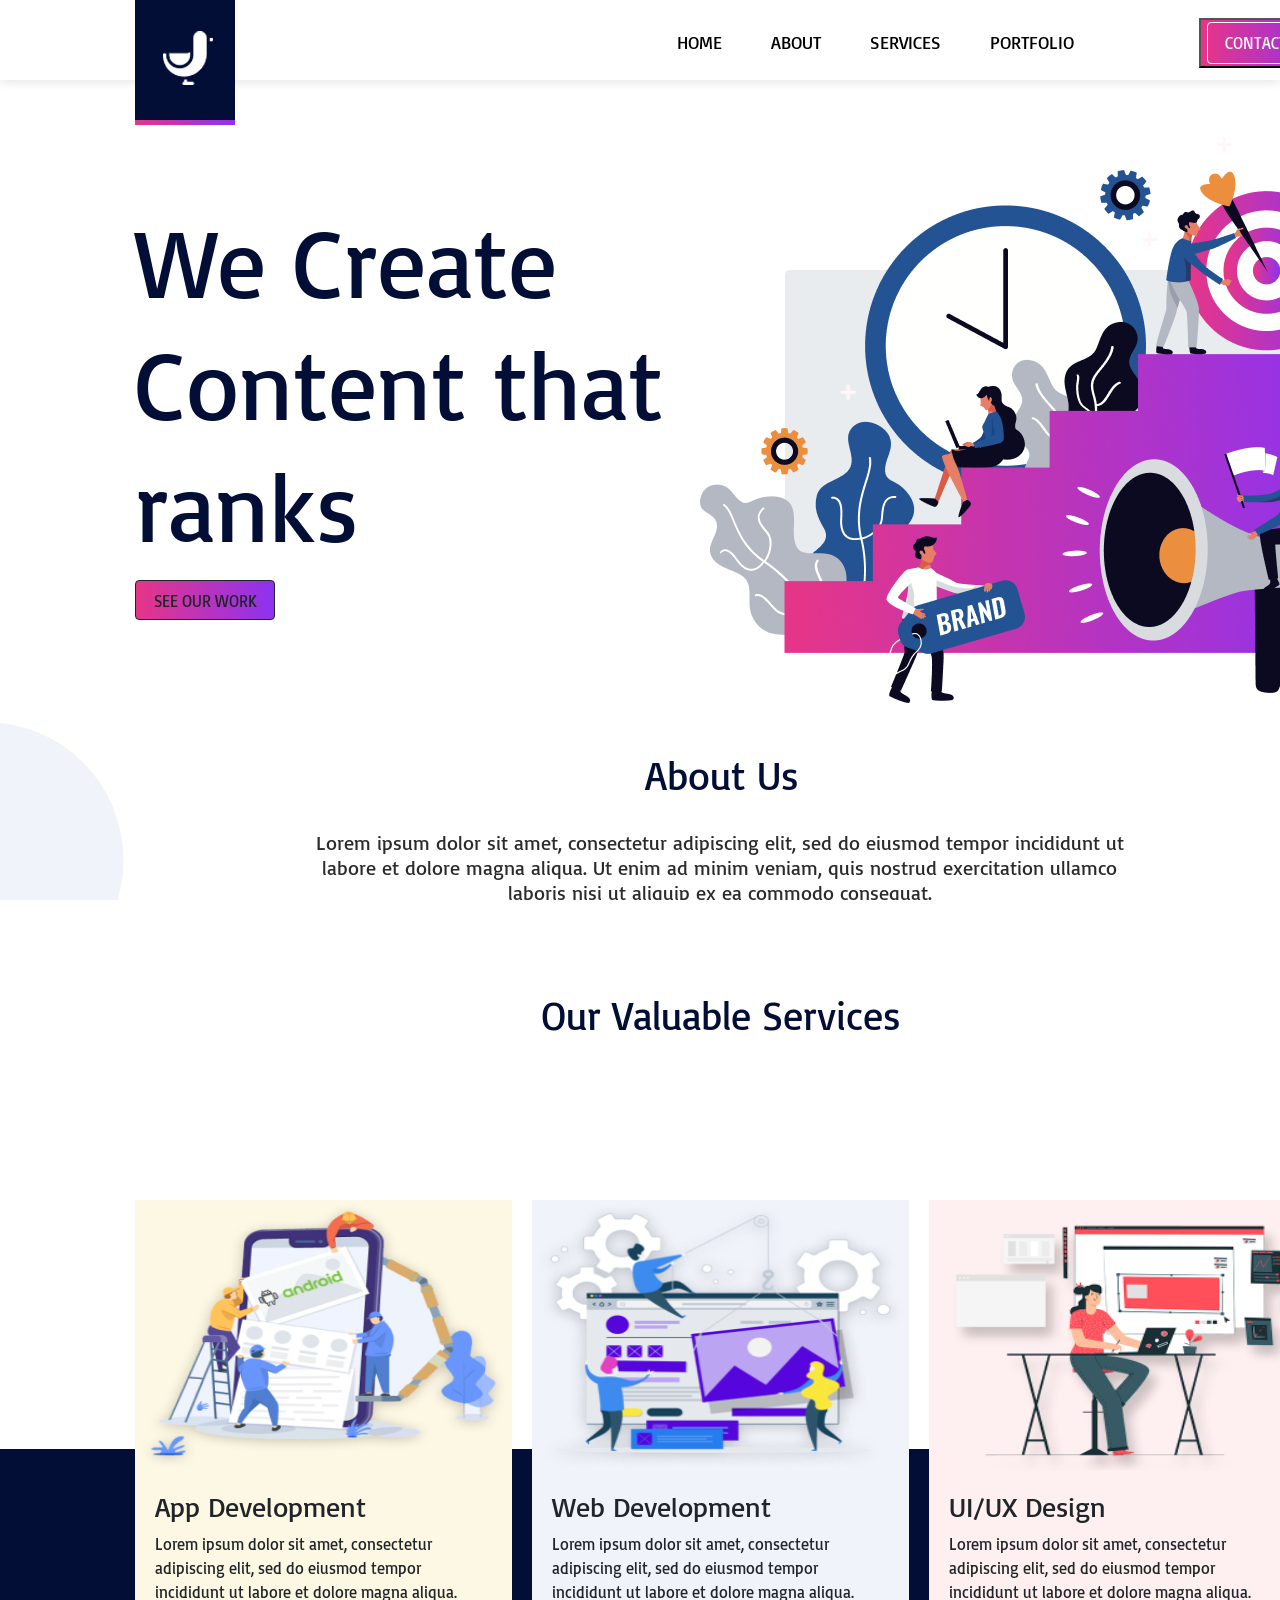
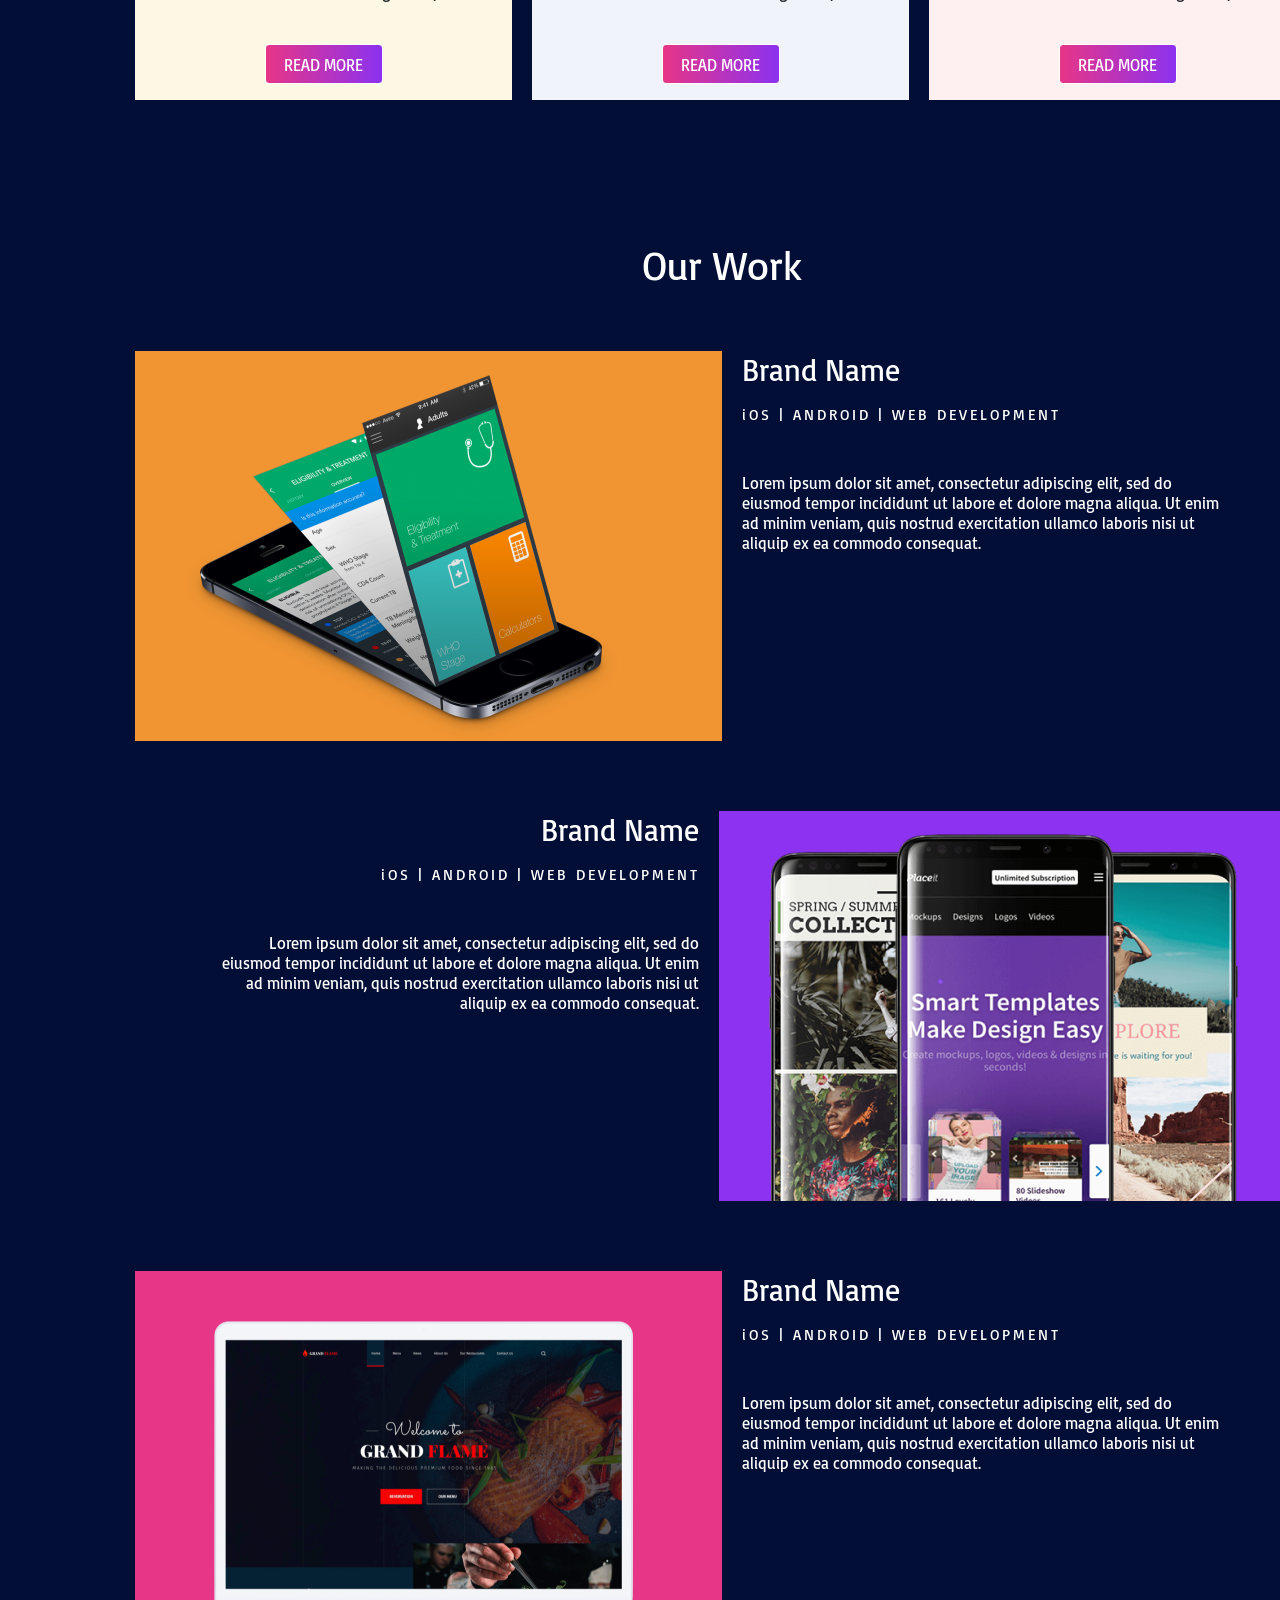
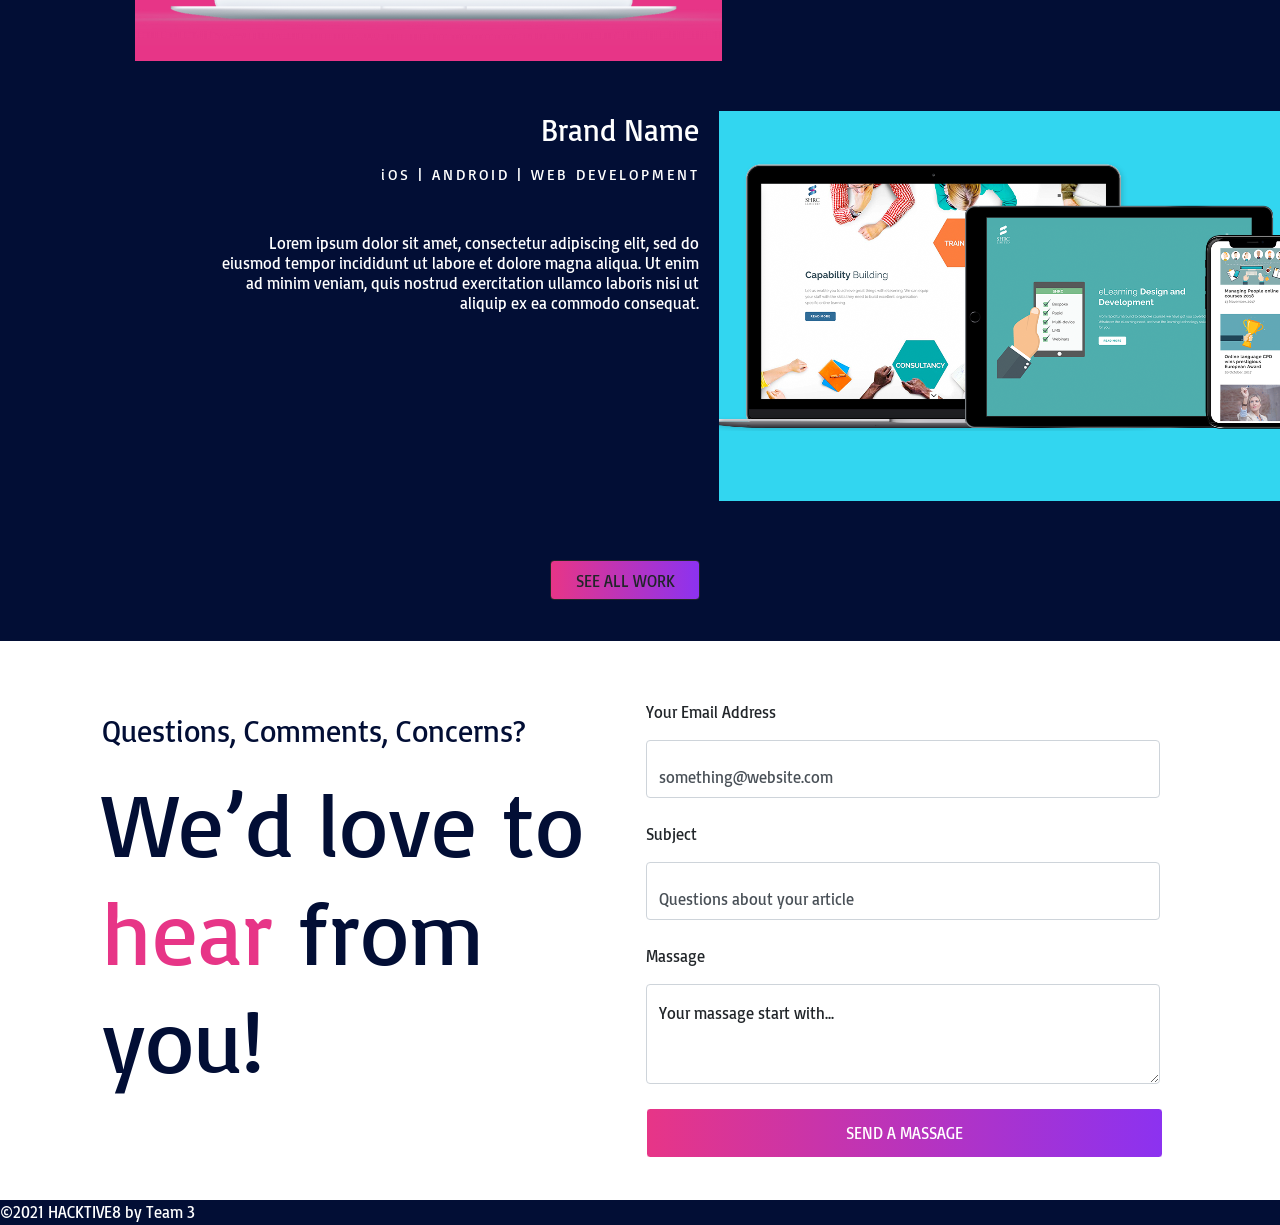
<file: index.html>
<!DOCTYPE html>
<html lang="en">
<head>
    <meta charset="UTF-8">
    <meta http-equiv="X-UA-Compatible" content="IE=edge">
    <meta name="viewport" content="width=device-width, initial-scale=1.0">
    <title>Digital Marketing</title>
    <link rel="preconnect" href="https://fonts.googleapis.com">
    <link rel="preconnect" href="https://fonts.gstatic.com" crossorigin>
    <link rel="icon" href="SECTION/duck.png" type="image/x-icon">
    <link href="https://fonts.googleapis.com/css2?family=Inter&display=swap" rel="stylesheet">
    <link href="https://cdn.jsdelivr.net/npm/bootstrap@5.1.3/dist/css/bootstrap.min.css" 
     rel="stylesheet" integrity="sha384-1BmE4kWBq78iYhFldvKuhfTAU6auU8tT94WrHftjDbrCEXSU1oBoqyl2QvZ6jIW3" crossorigin="anonymous">
     <link rel="stylesheet" href="https://cdn.jsdelivr.net/npm/bootstrap@4.6.1/dist/css/bootstrap.min.css" integrity="sha384-zCbKRCUGaJDkqS1kPbPd7TveP5iyJE0EjAuZQTgFLD2ylzuqKfdKlfG/eSrtxUkn" crossorigin="anonymous">
    <link rel="stylesheet" href="style.css">
    <script src="https://code.jquery.com/jquery-3.6.0.min.js"></script>
</head>
<body>

    <!-- HEADER -->

    <section class="header">
    <div>
        
        <div class="box11">
        </div>

        <a class="navbar-brand" href="index.html">
        <img class="nav-icon svelte-1wmqyvr" src="SECTION/duck1.png"
         alt="duck.png" ></a>
    </div>
          
    <div class="header-right">
                    

            <ul class="nav">
                <li class="nav-item">
                    <a style="text-decoration: none;" href="index.html">HOME</a>
                </li>
                <li class="nav-item">
                    <a class="nav-link active" style="text-decoration: none;" href="#about">ABOUT</a>
                </li>
                <li class="nav-item">
                    <a class="nav-link active" style="text-decoration: none;" href="#services">SERVICES</a>
                </li>
                <li class="nav-item">
                    <a class="nav-link active"  style="text-decoration: none;" href="#ourwork">PORTFOLIO</a>
                </li>
                <li class="nav-item">
                   <button >
                    <a class="btn nav-link active" id="cursor" style="text-decoration: none;" href="#contact">CONTACT US</a>
                   </button>
                </li>
                </ul>
    </div>
                      
    </section>
        
    
    

<!-- SECTION A -->

<section class="hero-container">

    <h1>We Create Content that ranks</h1>
   

<div class="jumbotron" id="#home">
    <img src="SECTION/Group.png" alt="hero">
    
</div>

<button class="btn nav-link active"  style="text-decoration: none;">SEE OUR WORK</button>
    <!-- <button id="cursor">SEE OUR WORK</button> -->
   
    <img src="SECTION/Oval.svg" alt="OVAL.PNG">
    

</section>

<!-- SECTION B -->
<section class="aboutus">
       <h2 id="about"> About Us</h2>

 
    
        <div class="description-container">
            <p>Lorem ipsum dolor sit amet, consectetur adipiscing elit,
                 sed do eiusmod tempor incididunt ut labore et dolore magna 
                 aliqua. Ut enim ad minim veniam, quis nostrud exercitation 
                 ullamco laboris nisi ut aliquip ex ea commodo consequat.</p>
        </div>
   
   
</section>


<!-- box background website -->
<div class="box1">
        
</div>





<!-- content-content container -->


    <section class="services">
        <h2 id="services">Our Valuable Services</h2>
    
 
    <section class="content-container">
        
        <!-- card app development -->
    <div class="card1">
        <img src="SECTION/app developer.png" width="377px" height="270px" alt="app developer">
        <div class="card-body">
            <h3>App Development</h3>
            <p>Lorem ipsum dolor sit amet, consectetur adipiscing elit, sed do eiusmod tempor incididunt ut labore et dolore magna aliqua.
            </p>
            <button class="btn nav-link active" id="cursor"  style="text-decoration: none;">READ MORE</button>
            <!-- <button id="cursor">READ MORE</button> -->
        </div>
    </div>


    <!-- web development -->
    <div class="card2">
        <img src="SECTION/web development.png" width="377px" height="270px" alt="web development">
        <div class="card-body">
            <h3>Web Development</h3>
            <p>Lorem ipsum dolor sit amet, consectetur adipiscing elit, sed do eiusmod tempor incididunt ut labore et dolore magna aliqua.
            </p>
            <button class="btn nav-link active" id="cursor"  style="text-decoration: none;">READ MORE</button>
            <!-- <button id="cursor">READ MORE</button> -->
        </div>        
    </div>


    
        
    <!-- UI/UX Design -->
    <div class="card3">
        <img src="SECTION/uiux design.png" width="377px" height="270px" alt="uiux design">
        <div class="card-body">
            <h3>UI/UX Design</h3>
            <p>Lorem ipsum dolor sit amet, consectetur adipiscing elit, sed do eiusmod tempor incididunt ut labore et dolore magna aliqua.
            </p>
            <button class="btn nav-link active" id="cursor"  style="text-decoration: none;">READ MORE</button>
            <!-- <button id="cursor">READ MORE</button> -->
        </div>

       
       
    </div>
</section> 
</section>

        
  
   

<!-- <div class="path2">
    <img src="SECTION/Path2.png" alt="PATH2.png">
</div> -->





<!-- section OUR WORKS -->
<section class="portfolio">
   
        <h2 id="ourwork">
             Our Work
        </h2>
    

    <div>
        <div class="box2">
            <img src="SECTION/Bitmap.png" style="margin-left: 50px;" alt="bitmap.png">

        </div>
        <div class="katabox2">
            <h3>Brand Name</h3>
            <h4>iOS | ANDROID | WEB DEVELOPMENT</h4>
            <p>Lorem ipsum dolor sit amet, consectetur adipiscing elit, sed do eiusmod tempor incididunt ut labore et dolore magna aliqua. 
                Ut enim ad minim veniam, quis nostrud exercitation ullamco laboris nisi ut aliquip ex ea commodo consequat.</p> 
        </div>
        
        


        <div class="box3">
            <img src="SECTION/Bitmap (1).png" style="margin-left: 50px; margin-top:23px;" alt="bitmap1.png">
        </div>

        <div class="katabox3">
        <div class="katabox3">
            <h3>Brand Name</h3>
            <h4>iOS | ANDROID | WEB DEVELOPMENT</h4>
            <p>Lorem ipsum dolor sit amet, consectetur adipiscing elit, sed do eiusmod tempor incididunt ut labore et dolore magna aliqua. 
                Ut enim ad minim veniam, quis nostrud exercitation ullamco laboris nisi ut aliquip ex ea commodo consequat.</p> 
        </div>
        </div>

        <div class="box4">
            <img src="SECTION/Bitmap (2).png" style="margin-left: 0px; margin-top: 50px;" alt="bitmap2.png">
        </div>
        <div class="katabox4">
            <h3>Brand Name</h3>
            <h4>iOS | ANDROID | WEB DEVELOPMENT</h4>
            <p>Lorem ipsum dolor sit amet, consectetur adipiscing elit, sed do eiusmod tempor incididunt ut labore et dolore magna aliqua. 
                Ut enim ad minim veniam, quis nostrud exercitation ullamco laboris nisi ut aliquip ex ea commodo consequat.</p> 
        </div>

        <div class="box5">
            <img src="SECTION/Bitmap (3).png" style="margin-left: 0px; margin-top: 50px;" alt="bitmap3.png">
        </div>

        <div class="katabox5">
            <h3>Brand Name</h3>
            <h4>iOS | ANDROID | WEB DEVELOPMENT</h4>
            <p>Lorem ipsum dolor sit amet, consectetur adipiscing elit, sed do eiusmod tempor incididunt ut labore et dolore magna aliqua. 
                Ut enim ad minim veniam, quis nostrud exercitation ullamco laboris nisi ut aliquip ex ea commodo consequat.</p> 
        </div>
        <div class="buttonallwork">
            <button class="btn nav-link active"  style="text-decoration: none;">SEE ALL WORK</button>
        <!-- <button id="cursor">SEE ALL WORK</button> -->
        </div>
        
    </div>

</section>

    
    




<!-- contact & newsletter -->


<section class="contactus" >
    <div class="row" >
        <div class="col-6">
            <div class="teks">
                <p>Questions, Comments, Concerns?</p>
                <h1 id="contact">We’d love to <span style="color: #E73587;">hear</span>  from you!

                </h1>
            </div>
            
        </div>

        <div class="col-6">
            <p>Your Email Address</p>
            <form class="form-floating">
            <input type="email" class="form-control" id="floatingInputValue" placeholder="something@website.com" value="something@website.com">
            <label for="floatingInputValue"></label></br>
        
            <p>Subject</p>
            <input type="text" class="form-control" id="floatingInputValue" placeholder="Questions about your article" value="Questions about your article">
            <label for="floatingInputValue"></label>
            </br>
          
           
          </form>
          <p>Massage</p>
          <form class="form-floating">
            
            <textarea class="form-control" placeholder="Leave a comment here" id="floatingTextarea2" style="height: 100px"></textarea>
            <label for="floatingTextarea2">Your massage start with...</label>
          <br>

            
          </form>
          
            <button class="btn nav-link active" id="cursor"  style="text-decoration: none;">SEND A MASSAGE</button>
          
          
            <!-- <button id="cursor"> SEND A MASSAGE </button> -->
        
          

        </div>
      </div>

</section>
   
    

  <!-- footer   -->
  <section class="footer">
    <p> ©2021 HACKTIVE8 by Team 3</p>
  </section>

      




</body>
</html>






<script src="script.js"></script>
</file>
<file: style.css>
@import url('https://fonts.googleapis.com/css2?family=Basic&display=swap');

body{
    font-family: 'Basic', sans-serif;
    box-sizing: border-box;
    margin: 0;
    width: 100%;

}

.nav-icon svelte-1wmqyvr scrolled {
    position: absolute;
    top: 0;
}
.navbar-brand>img{
  
       
        position: absolute;
        width: 100px;
        height: 120px;
        left: 135px;
        top: 0px;
    
        background: #020E35;
}




.header{
    /* membuat header tidak bergerak position dibuat fixed */
    position: fixed;   
    z-index:1000;           
    width: 100%;
    height: 80px;
    left: 0px;
    top: 0px;

    
    background: #FFFFFF;
    box-shadow: 0px 2px 10px rgba(0, 0, 0, 0.1);
    
}

.header-right{
    margin-left: 50%;
    margin-top: 15px;
}

.header-right > .nav> .nav-item >a  {
    margin-left: 25px;
    margin-top: -22px;
    float: left;
    text-align: center;
    color: black;
    font-size: 18px;
    font-family: basic;
    font-weight: normal;
    text-decoration: none;
    border-radius: 4px;
    padding: 12px;
   
    
}


#cursor{
    color: #FFFFFF;
}
#cursor:hover{
    color: black;
}


/* button contact pada header */
.header-right > .nav >.nav-item>button{
position: absolute;
width: 135px;
height: 50px;
left: 1199px;
top: 18px;
margin-top: auto;
color:#FFFFFF;
background: linear-gradient(270deg, #8C32F0 0%, #E73587 100%);
}
.header-right > .nav >.nav-item>button:hover{
    width: 135px;
    height: 55px;
    }



.hero-container{
    height: 470px;
    padding:0 10px; 
    display:flex;
}
.hero-container > .jumbotron{
    /* height: 120px;
    padding:0 50px;
    margin-top: 250px; */

    position: absolute;
width: 571.81px;
height: 298.78px;
left: 784.55px;
top: 270.14px;
}



.hero-container > div{
width: 50%;
display: flex;
flex-direction: column;
align-items: center;
justify-content: center;


}

.hero-container> h1{
    position: absolute;
width: 531px;
height: 366px;
left: 135px;
top: 200px;

font-family: Basic;
font-style: normal;
font-weight: normal;
font-size: 97px;
line-height: 122px;
color: #020E35;
}

.hero-container p{
    font-size: 30px;
    color: var(--gray);
}

.hero-container>img{
    width: 50%;
    height: 323px;
    align-self: center;
    
}

.hero-container> button{
position: absolute;
width: 140px;
height: 40px;
left: 135px;
top: 580px;
color:#FFFFFF;

background: linear-gradient(270deg, #8C32F0 0%, #E73587 100%);
}

.hero-container> img{
    position: absolute;
    
    width: 400px;
    height: 276px;
    left: -144px;
    top: 722px;
    
   
}

.aboutus >h2{
    position: absolute;
    width: 155px;
    height: 50px;
    left: 644px;
    top: 750px;
    
    font-family: Basic;
    font-style: normal;
    font-weight: normal;
    font-size: 40px;
    line-height: 50px;
    text-align: center;
    
    color: #020E35;
}

/* desain untuk description container */

.description-container > p{
    position: absolute;
    width: 823px;
    height: 75px;
    left: 308px;
    top: 830px;
    
    font-family: Basic;
    font-style: normal;
    font-weight: normal;
    font-size: 20px;
    line-height: 25px;
    text-align: center;
    
    color: #2B2B2B;
    
   
}



.services>h2{
position: absolute;
width: 365px;
height: 50px;
left: 538px;
top: 990px;


font-family: Basic;
font-style: normal;
font-weight: normal;
font-size: 40px;
line-height: 50px;
text-align: center;

color: #020E35;

}

.description-container > div{
width: 60%;
display: flex;
justify-content: center;
align-items: center;
flex-direction: column;
box-shadow: 0 4px 8px 0 rgba(1, 1, 1, 0.1);
border-top: 1px solid rgb(238, 238, 238);
}
/* 
#card>.content-container{
    min-height: 400px;
    /* background: green; */
    /* margin: 40px 0;
    padding: 0 10%;
    display: grid;
    grid-template-columns: repeat(3,1fr);
    gap: 30px; */
     

.content-container .card{
    /* background: rgb(85, 85, 92); */
    height: 100%;

}
.card1,.card2, .card3{
    position: absolute;
    width: 377px;
    height: 500px;
    left: 135px;
    top: 1200px;

    background: #FDF8E3;
    }
    
    
.card1 > .card-body>button, .card2 > .card-body>button, .card3 > .card-body>button{
    position: flex;
    width: 35%;
    height: 40px;
    margin-left:110px;
    margin-top: 40px;
    color: #FFFFFF;
    background: linear-gradient(270deg, #8C32F0 0%, #E73587 100%);
    }

.card2{
    left: 532px;
    background:#F0F3FA;
    }

.card3{
    left: 929px; 
    
    background: #FEEFF0;       
    }

.path2{
    position: absolute;
    width: 15px;
    height: 30px;
    left: 1358px;
    top: 1434px;
    border: 1px;

    border: 3px solid #FFFFFF;

    }

.portfolio>h2
{
    position: absolute;
    width: 161px;
    height: 50px;
    left: 641px;
    top: 1840px;
    margin-top: auto;
    
    font-family: Basic;
    font-style: normal;
    font-weight: normal;
    font-size: 40px;
    line-height: 50px;
    text-align: center;
    
    color: #FFFFFF;
    
}
    .box1{
    position: absolute;
    width: 100%;
    height: 2392px;
    left: 0px;
    top: 1449px;

    background: #020E35;
    }

    .box2{
    position: absolute;
    width: 587px;
    height: 390px;
    left: 135px;
    top: 1951px;

    background: #F09532;
    }

    .box3{
    position: absolute;
    width: 587px;
    height: 390px;
    left: 719px;
    top: 2411px;

    background: #8C32F0;
    }



    .box4{
    position: absolute;
    width: 587px;
    height: 390px;
    left: 135px;
    top: 2871px;

    background: #E73587;

    }

    .box5{
    position: absolute;
    width: 587px;
    height: 390px;
    left: 719px;
    top: 3311px;

    background: #32D6F0;
    }

    .box11{
    position: absolute;
    width: 100px;
    height: 6px;
    left: 135px;
    top: 119px;

    background: linear-gradient(270deg, #8C32F0 0%, #E73587 100%);

    }

    .duck{

    position: absolute;
    width: 38.97px;
    height: 40.47px;
    left: 163px;
    top: 27px;
    }
    /* .duck >span{
    position: absolute;
    width: 20px;
    height: 20px;
    left: 163px;
    top: 27px;
    } */
    /* .duck.sticky{
        position: absolute;
        width: 20px;
        height: 20px; 
        left: 163px;
        top: 27px;
    } */

    .katabox2 >h3{
    position: absolute;
    width: 158px;
    height: 38px;
    left: 742px;
    top: 1951px;

    font-family: Basic;
    font-style: normal;
    font-weight: normal;
    font-size: 30px;
    line-height: 38px;
    /* identical to box height */


    color: #FFFFFF;

    }

    .katabox2 >h4{
    position: absolute;
    width: 1000px;
    height: 19px;
    left: 742px;
    top: 2005px;

    font-family: Basic;
    font-style: normal;
    font-weight: normal;
    font-size: 15px;
    line-height: 19px;
    /* identical to box height */

    letter-spacing: 3px;

    color: #FFFFFF;
    }

    .katabox2 >p{
    position: absolute;
    width: 492px;
    height: 80px;
    left: 742px;
    top: 2073px;

    font-family: Basic;
    font-style: normal;
    font-weight: normal;
    font-size: 16px;
    line-height: 20px;

    color: #FFFFFF;

    }

    .katabox3 >h3{
    position: absolute;
    width: 158px;
    height: 38px;
    left: 541px;
    top: 2411px;

    font-family: Basic;
    font-style: normal;
    font-weight: normal;
    font-size: 30px;
    line-height: 38px;
    /* identical to box height */

    text-align: right;

    color: #FFFFFF;

    }

    .katabox3 >h4{

    position: absolute;
    width: 400px;
    height: 19px;
    left: 300px;
    top: 2465px;

    font-family: Basic;
    font-style: normal;
    font-weight: normal;
    font-size: 15px;
    line-height: 19px;
    /* identical to box height */

    text-align: right;
    letter-spacing: 3px;

    color: #FFFFFF;

    }

    .katabox3 >p{

    position: absolute;
    width: 492px;
    height: 80px;
    left: 207px;
    top: 2533px;

    font-family: Basic;
    font-style: normal;
    font-weight: normal;
    font-size: 16px;
    line-height: 20px;
    text-align: right;

    color: #FFFFFF;

    }

    .katabox4 >h3{
    position: absolute;
    width: 158px;
    height: 38px;
    left: 742px;
    top: 2871px;

    font-family: Basic;
    font-style: normal;
    font-weight: normal;
    font-size: 30px;
    line-height: 38px;
    /* identical to box height */


    color: #FFFFFF;

    }

    .katabox4 >h4{
    position: absolute;
    width: 1000px;
    height: 19px;
    left: 742px;
    top: 2925px;

    font-family: Basic;
    font-style: normal;
    font-weight: normal;
    font-size: 15px;
    line-height: 19px;
    /* identical to box height */

    letter-spacing: 3px;

    color: #FFFFFF;


    }

    .katabox4 >p{

    position: absolute;
    width: 492px;
    height: 80px;
    left: 742px;
    top: 2993px;

    font-family: Basic;
    font-style: normal;
    font-weight: normal;
    font-size: 16px;
    line-height: 20px;

    color: #FFFFFF;
    }

    .katabox5 >h3{
    position: absolute;
    width: 158px;
    height: 38px;
    left: 541px;
    top: 3311px;

    font-family: Basic;
    font-style: normal;
    font-weight: normal;
    font-size: 30px;
    line-height: 38px;
    /* identical to box height */

    text-align: right;

    color: #FFFFFF;


    }

    .katabox5 >h4{
    position: absolute;
    width: 400px;
    height: 19px;
    left: 300px;
    top: 3365px;

    font-family: Basic;
    font-style: normal;
    font-weight: normal;
    font-size: 15px;
    line-height: 19px;
    /* identical to box height */

    text-align: right;
    letter-spacing: 3px;

    color: #FFFFFF;  

    }

    .katabox5 >p{
    position: absolute;
    width: 492px;
    height: 80px;
    left: 207px;
    top: 3433px;

    font-family: Basic;
    font-style: normal;
    font-weight: normal;
    font-size: 16px;
    line-height: 20px;
    text-align: right;

    color: #FFFFFF;


    }

    .buttonallwork >button{
    position: absolute;
    width: 150px;
    height: 40px;
    left: 43%;
    
    top: 3760px;
    

    color: #FFFFFF;
    background: linear-gradient(270deg, #8C32F0 0%, #E73587 100%);
    }

    .contactus{
    position: absolute;
    width: 100%;
    height: 100px;
    left: 0px;
    top: 900px;

    background: #FFFFFF;
    }

.contactus>.row{
    position: absolute;
    width: 85%;
    align-items: center;
    margin-top: 3000px;
    margin-left: 87px;
}

.contactus>.row > .col-6 > .teks {
    
    width: 100%;
    font-size: 30px;
    color: #020E35;
}
.contactus>.row > .col-6 > .teks >h1 {

font-size: 90px;
}

.contactus>.row> .col-6>button{
    position: absolute;
    width: 95%;
    height: 50px;
    color:#FFFFFF;

    background: linear-gradient(270deg, #8C32F0 0%, #E73587 100%);
}

.footer{
    position: absolute;
    width: 1440px;
    height: 25px;
    left: 0px;
    top: 4400px;
    
    background: #020E35;
    color: white;
    
}
</file>
